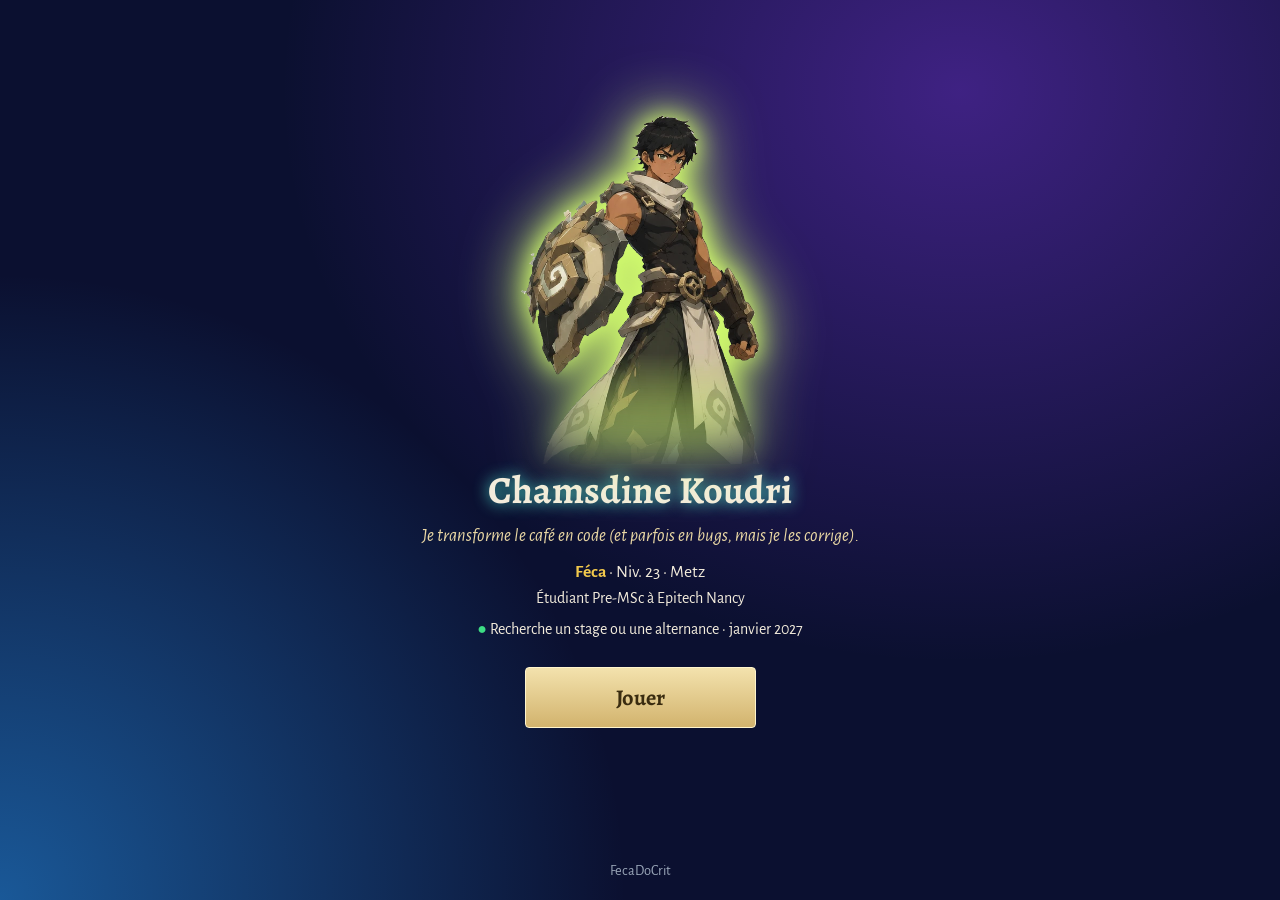
<file: index.html>
<!DOCTYPE html>
<html lang="fr">
<head>
  <meta charset="UTF-8">
  <meta name="viewport" content="width=device-width, initial-scale=1.0">
  <meta name="description" content="Portfolio de Chamsdine Koudri, étudiant Pre-MSc à Epitech Nancy.">
  <title>Chamsdine Koudri - Portfolio</title>
  <link rel="stylesheet" href="css/style.css">
</head>
<body>

  <!-- ===== ÉCRAN TITRE : le bouton "Jouer" mène à l'écran de sélection ===== -->
  <main class="accueil">
    <img src="assets/img/esprit.png" alt="Mon personnage Féca" class="accueil-image">
    <h1>Chamsdine Koudri</h1>
    <p class="accroche">Je transforme le café en code (et parfois en bugs, mais je les corrige).</p>
    <p class="classe"><span>Féca</span> · Niv. 23 · Metz</p>
    <p>Étudiant Pre-MSc à Epitech Nancy</p>
    <p class="statut">Recherche un stage ou une alternance · janvier 2027</p>
    <a href="menu.html" class="bouton bouton-jouer">Jouer</a>
  </main>

  <footer>
    <p>FecaDoCrit</p>
  </footer>

</body>
</html>
</file>
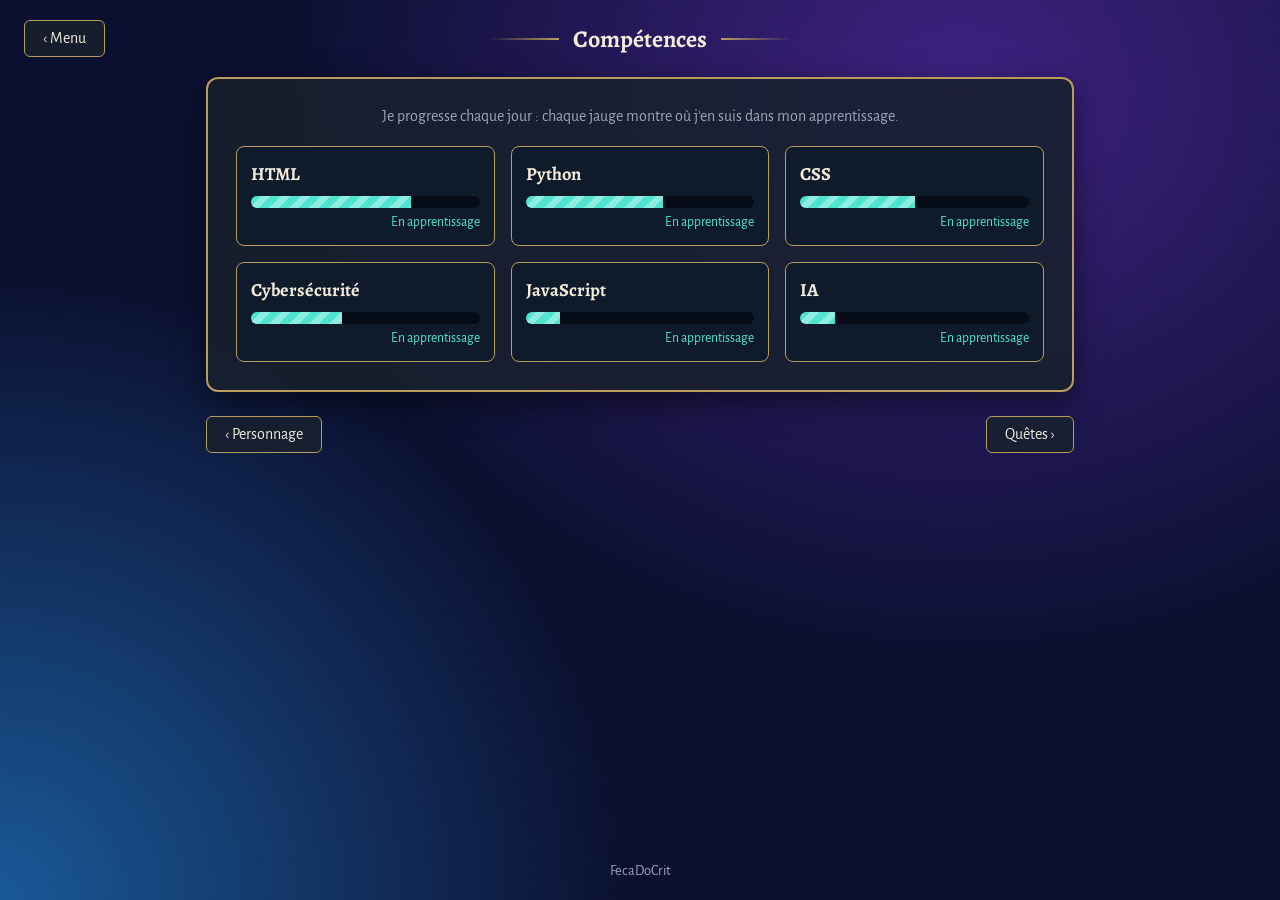
<file: competences.html>
<!DOCTYPE html>
<html lang="fr">
<head>
  <meta charset="UTF-8">
  <meta name="viewport" content="width=device-width, initial-scale=1.0">
  <meta name="description" content="Les compétences de Chamsdine Koudri : HTML, Python, CSS, cybersécurité, JavaScript, IA.">
  <title>Compétences - Chamsdine Koudri</title>
  <link rel="stylesheet" href="css/style.css">
</head>
<body>

  <!-- ===== BARRE DU HAUT : retour au menu + titre de la page ===== -->
  <header class="barre-haut">
    <a href="menu.html" class="retour" aria-label="Retour au menu">‹ <span>Menu</span></a>
    <h1 class="titre-ecran">Compétences</h1>
  </header>

  <main>

    <!-- ===== COMPÉTENCES (la classe niveau-XX règle la jauge) ===== -->
    <section class="panneau">
      <p class="aide">Je progresse chaque jour : chaque jauge montre où j'en suis dans mon apprentissage.</p>
      <div class="grille">
        <div class="competence">
          <h2>HTML</h2>
          <div class="barre"><div class="jauge niveau-70"></div></div>
          <p class="etat">En apprentissage</p>
        </div>
        <div class="competence">
          <h2>Python</h2>
          <div class="barre"><div class="jauge niveau-60"></div></div>
          <p class="etat">En apprentissage</p>
        </div>
        <div class="competence">
          <h2>CSS</h2>
          <div class="barre"><div class="jauge niveau-50"></div></div>
          <p class="etat">En apprentissage</p>
        </div>
        <div class="competence">
          <h2>Cybersécurité</h2>
          <div class="barre"><div class="jauge niveau-40"></div></div>
          <p class="etat">En apprentissage</p>
        </div>
        <div class="competence">
          <h2>JavaScript</h2>
          <div class="barre"><div class="jauge niveau-15"></div></div>
          <p class="etat">En apprentissage</p>
        </div>
        <div class="competence">
          <h2>IA</h2>
          <div class="barre"><div class="jauge niveau-15"></div></div>
          <p class="etat">En apprentissage</p>
        </div>
      </div>
    </section>

    <!-- ===== PAGES VOISINES ===== -->
    <nav class="navigation-bas" aria-label="Pages voisines">
      <a href="personnage.html">‹ Personnage</a>
      <a href="quetes.html">Quêtes ›</a>
    </nav>

  </main>

  <footer>
    <p>FecaDoCrit</p>
  </footer>

</body>
</html>
</file>
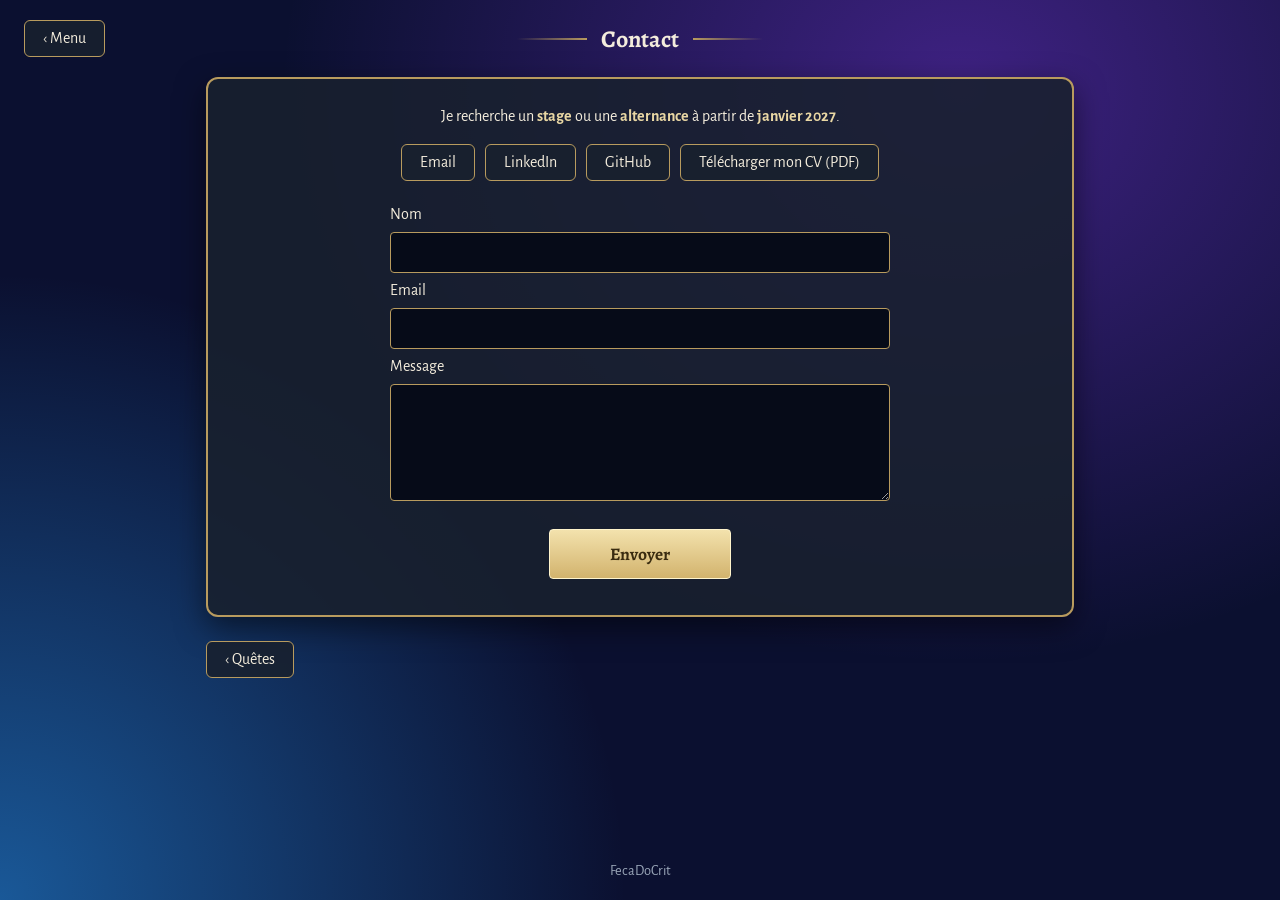
<file: contact.html>
<!DOCTYPE html>
<html lang="fr">
<head>
  <meta charset="UTF-8">
  <meta name="viewport" content="width=device-width, initial-scale=1.0">
  <meta name="description" content="Contacter Chamsdine Koudri pour un stage ou une alternance à partir de janvier 2027.">
  <title>Contact - Chamsdine Koudri</title>
  <link rel="stylesheet" href="css/style.css">
</head>
<body>

  <!-- ===== BARRE DU HAUT : retour au menu + titre de la page ===== -->
  <header class="barre-haut">
    <a href="menu.html" class="retour" aria-label="Retour au menu">‹ <span>Menu</span></a>
    <h1 class="titre-ecran">Contact</h1>
  </header>

  <main>

    <!-- ===== CONTACT ===== -->
    <section class="panneau contact">
      <p>Je recherche un <strong>stage</strong> ou une <strong>alternance</strong> à partir de <strong>janvier 2027</strong>.</p>

      <div class="liens">
        <a href="mailto:chamsdine.koudri@epitech.eu">Email</a>
        <a href="https://www.linkedin.com/in/chamsdine-koudri/" target="_blank" rel="noopener">LinkedIn</a>
        <a href="https://github.com/Chamskdrr" target="_blank" rel="noopener">GitHub</a>
        <a href="assets/CV_Chamsdine_Koudri.pdf" download>Télécharger mon CV (PDF)</a>
      </div>

      <form id="formulaire">
        <label for="nom">Nom</label>
        <input type="text" id="nom" name="nom" required>

        <label for="email">Email</label>
        <input type="email" id="email" name="email" required>

        <label for="message">Message</label>
        <textarea id="message" name="message" rows="5" required></textarea>

        <button type="submit" class="bouton">Envoyer</button>
        <p id="confirmation"></p>
      </form>
    </section>

    <!-- ===== PAGE PRÉCÉDENTE ===== -->
    <nav class="navigation-bas" aria-label="Pages voisines">
      <a href="quetes.html">‹ Quêtes</a>
      <span></span>
    </nav>

  </main>

  <footer>
    <p>FecaDoCrit</p>
  </footer>

  <!-- Le script ne sert que sur cette page : il gère le formulaire -->
  <script src="js/script.js"></script>
</body>
</html>
</file>
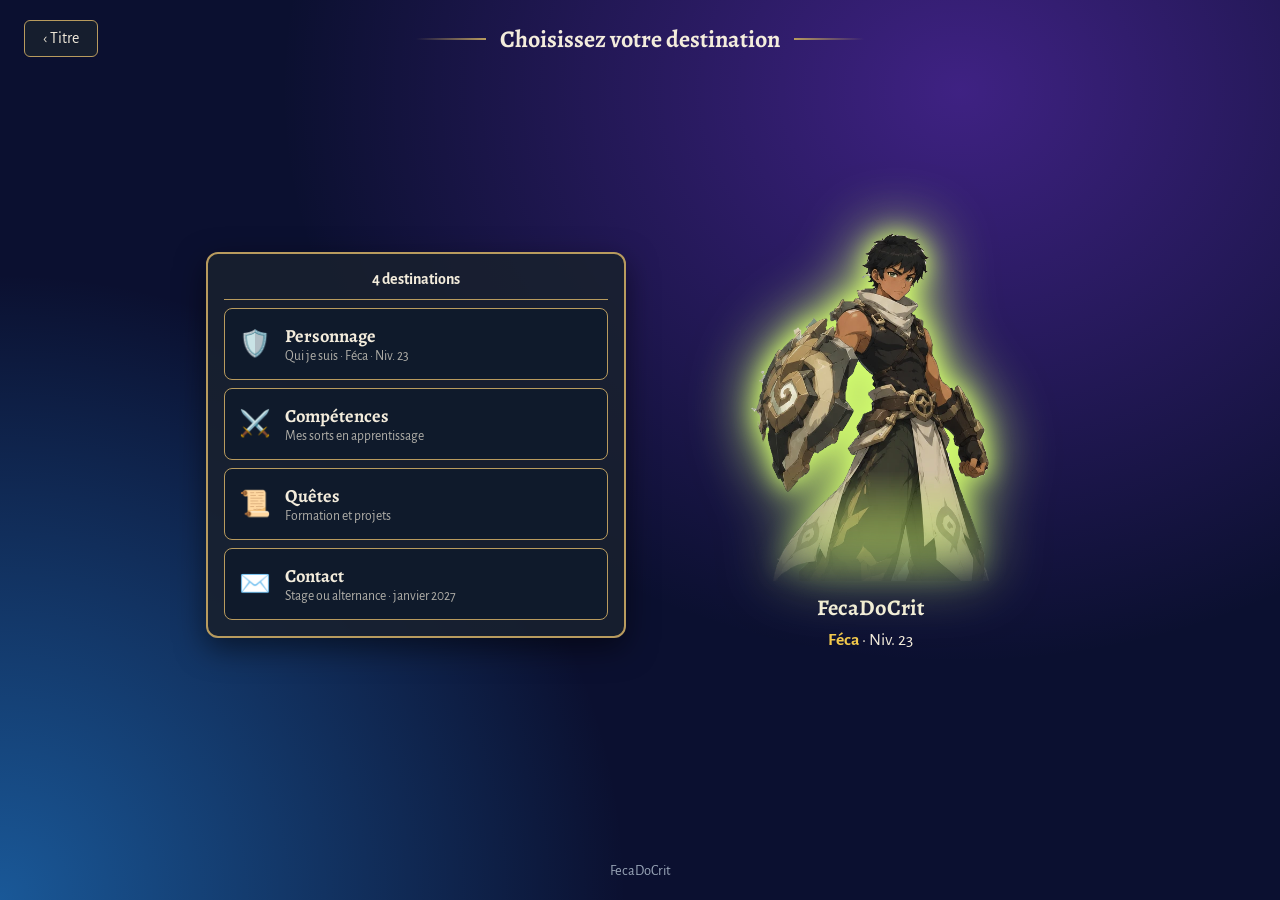
<file: menu.html>
<!DOCTYPE html>
<html lang="fr">
<head>
  <meta charset="UTF-8">
  <meta name="viewport" content="width=device-width, initial-scale=1.0">
  <meta name="description" content="Portfolio de Chamsdine Koudri : choisissez une rubrique.">
  <title>Menu - Chamsdine Koudri</title>
  <link rel="stylesheet" href="css/style.css">
</head>
<body>

  <!-- ===== BARRE DU HAUT : retour + titre de l'écran ===== -->
  <header class="barre-haut">
    <a href="index.html" class="retour" aria-label="Retour à l'écran titre">‹ <span>Titre</span></a>
    <h1 class="titre-ecran">Choisissez votre destination</h1>
  </header>

  <!-- ===== ÉCRAN DE SÉLECTION : la liste à gauche, le personnage à droite ===== -->
  <main class="selection">

    <!-- Chaque ligne est un lien vers une page -->
    <nav class="panneau liste-destinations" aria-label="Rubriques du portfolio">
      <p class="liste-entete">4 destinations</p>

      <a href="personnage.html" class="destination">
        <span class="destination-icone">🛡️</span>
        <span>
          <span class="destination-nom">Personnage</span>
          <span class="destination-infos">Qui je suis · Féca · Niv. 23</span>
        </span>
      </a>

      <a href="competences.html" class="destination">
        <span class="destination-icone">⚔️</span>
        <span>
          <span class="destination-nom">Compétences</span>
          <span class="destination-infos">Mes sorts en apprentissage</span>
        </span>
      </a>

      <a href="quetes.html" class="destination">
        <span class="destination-icone">📜</span>
        <span>
          <span class="destination-nom">Quêtes</span>
          <span class="destination-infos">Formation et projets</span>
        </span>
      </a>

      <a href="contact.html" class="destination">
        <span class="destination-icone">✉️</span>
        <span>
          <span class="destination-nom">Contact</span>
          <span class="destination-infos">Stage ou alternance · janvier 2027</span>
        </span>
      </a>
    </nav>

    <div class="vitrine">
      <img src="assets/img/esprit.png" alt="Mon personnage Féca" class="accueil-image">
      <p class="vitrine-nom">FecaDoCrit</p>
      <p class="classe"><span>Féca</span> · Niv. 23</p>
    </div>

  </main>

  <footer>
    <p>FecaDoCrit</p>
  </footer>

</body>
</html>
</file>
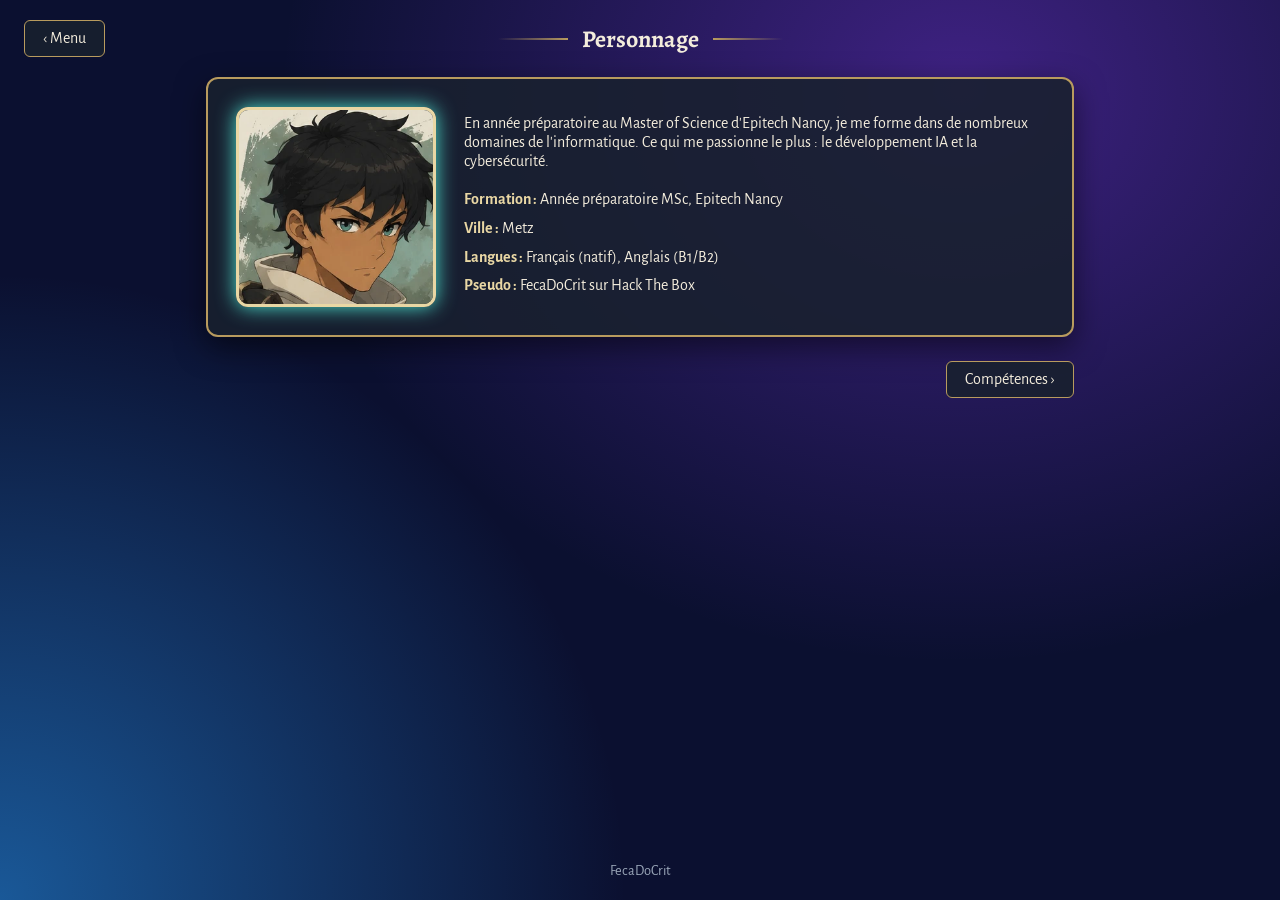
<file: personnage.html>
<!DOCTYPE html>
<html lang="fr">
<head>
  <meta charset="UTF-8">
  <meta name="viewport" content="width=device-width, initial-scale=1.0">
  <meta name="description" content="Qui est Chamsdine Koudri : formation, ville, langues.">
  <title>Personnage - Chamsdine Koudri</title>
  <link rel="stylesheet" href="css/style.css">
</head>
<body>

  <!-- ===== BARRE DU HAUT : retour au menu + titre de la page ===== -->
  <header class="barre-haut">
    <a href="menu.html" class="retour" aria-label="Retour au menu">‹ <span>Menu</span></a>
    <h1 class="titre-ecran">Personnage</h1>
  </header>

  <main>

    <!-- ===== PERSONNAGE ===== -->
    <section class="panneau">
      <div class="personnage">
        <img src="assets/img/portrait.png" alt="Portrait de mon personnage Féca" class="portrait">
        <div>
          <p>
            En année préparatoire au Master of Science d'Epitech Nancy, je me forme dans de nombreux
            domaines de l'informatique. Ce qui me passionne le plus : le développement IA et la cybersécurité.
          </p>
          <ul class="infos">
            <li><strong>Formation :</strong> Année préparatoire MSc, Epitech Nancy</li>
            <li><strong>Ville :</strong> Metz</li>
            <li><strong>Langues :</strong> Français (natif), Anglais (B1/B2)</li>
            <li><strong>Pseudo :</strong> FecaDoCrit sur Hack The Box</li>
          </ul>
        </div>
      </div>
    </section>

    <!-- ===== PAGE SUIVANTE ===== -->
    <nav class="navigation-bas" aria-label="Pages voisines">
      <span></span>
      <a href="competences.html">Compétences ›</a>
    </nav>

  </main>

  <footer>
    <p>FecaDoCrit</p>
  </footer>

</body>
</html>
</file>
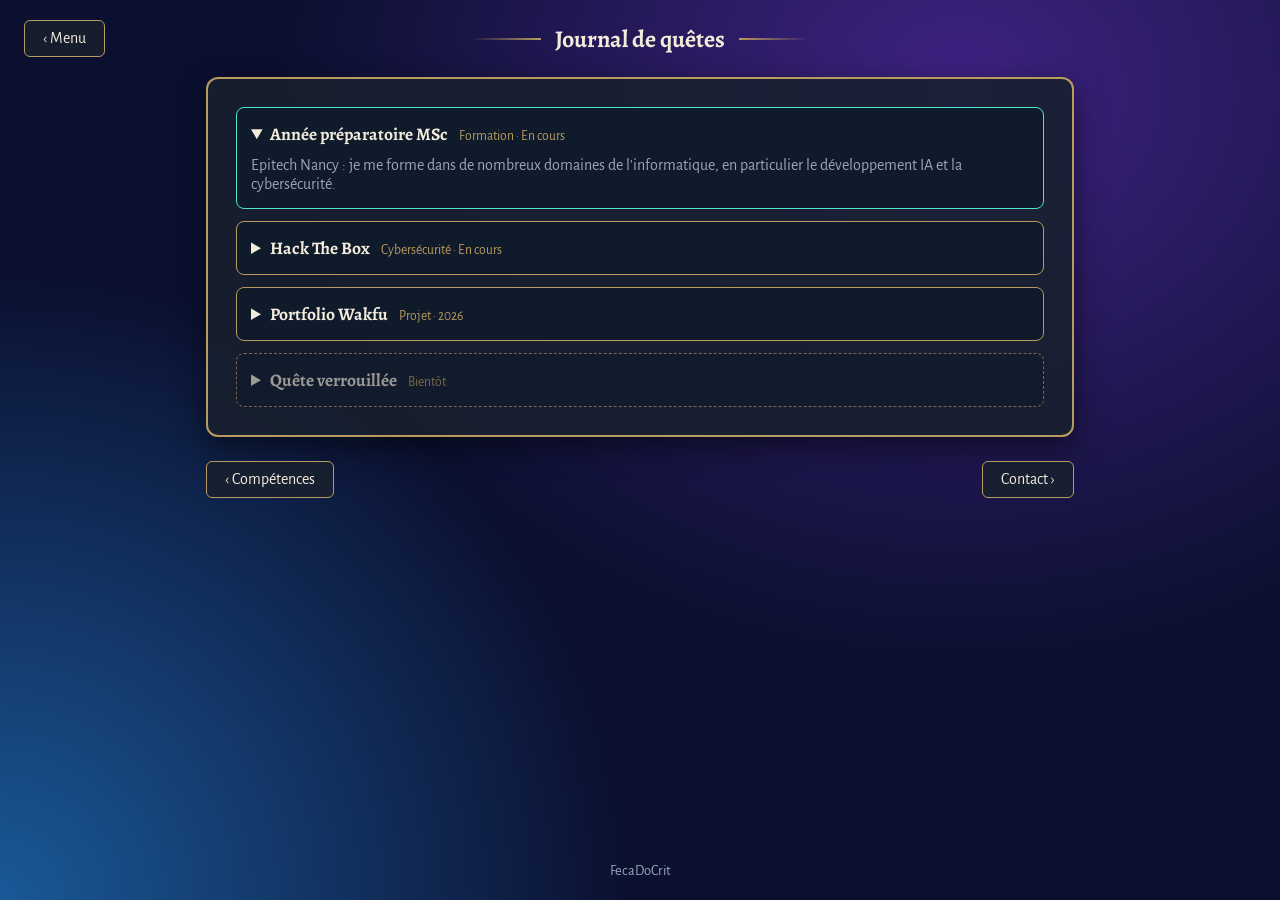
<file: quetes.html>
<!DOCTYPE html>
<html lang="fr">
<head>
  <meta charset="UTF-8">
  <meta name="viewport" content="width=device-width, initial-scale=1.0">
  <meta name="description" content="Le parcours de Chamsdine Koudri : formation, entraînements et projets.">
  <title>Quêtes - Chamsdine Koudri</title>
  <link rel="stylesheet" href="css/style.css">
</head>
<body>

  <!-- ===== BARRE DU HAUT : retour au menu + titre de la page ===== -->
  <header class="barre-haut">
    <a href="menu.html" class="retour" aria-label="Retour au menu">‹ <span>Menu</span></a>
    <h1 class="titre-ecran">Journal de quêtes</h1>
  </header>

  <main>

    <!-- ===== QUÊTES (clic pour ouvrir, sans JavaScript) ===== -->
    <section class="panneau">

      <details class="quete" open>
        <summary>Année préparatoire MSc <span class="type">Formation · En cours</span></summary>
        <p>
          Epitech Nancy : je me forme dans de nombreux domaines de l'informatique,
          en particulier le développement IA et la cybersécurité.
        </p>
      </details>

      <details class="quete">
        <summary>Hack The Box <span class="type">Cybersécurité · En cours</span></summary>
        <p>Entraînement à la cybersécurité sur la plateforme Hack The Box, sous le pseudo FecaDoCrit.</p>
      </details>

      <details class="quete">
        <summary>Portfolio Wakfu <span class="type">Projet · 2026</span></summary>
        <p>
          Ce site, en HTML, CSS et JavaScript, inspiré du jeu Wakfu.
          <a href="https://github.com/Chamskdrr" target="_blank" rel="noopener">Voir mon GitHub</a>
        </p>
      </details>

      <details class="quete verrouillee">
        <summary>Quête verrouillée <span class="type">Bientôt</span></summary>
        <p>Mes premiers projets en IA et en cybersécurité arrivent bientôt !</p>
      </details>

    </section>

    <!-- ===== PAGES VOISINES ===== -->
    <nav class="navigation-bas" aria-label="Pages voisines">
      <a href="competences.html">‹ Compétences</a>
      <a href="contact.html">Contact ›</a>
    </nav>

  </main>

  <footer>
    <p>FecaDoCrit</p>
  </footer>

</body>
</html>
</file>
<file: css/style.css>
/* ===== POLICE ===== */
@import url("https://fonts.googleapis.com/css2?family=Alegreya:wght@500;700&family=Alegreya+Sans:wght@400;700&display=swap");

/* ===== COULEURS ===== */
:root {
  --accent: #4fe3d0;      /* turquoise */
  --halo: #d4ff6e;        /* halo vert-jaune */
  --or: #e9d7a4;
  --or-fonce: #b89b5e;
  --panneau: rgba(24, 32, 46, 0.88);
  --carte: #0f1a2b;       /* fond des cartes */
  --texte: #f3ecdc;
  --texte-doux: #9aa6b8;
}

/* ===== BASE (commune à toutes les pages) ===== */
* {
  box-sizing: border-box;
  margin: 0;
  padding: 0;
}

body {
  font-family: "Alegreya Sans", Arial, sans-serif;
  color: var(--texte);
  background:
    radial-gradient(ellipse at 75% 10%, rgba(140, 60, 255, 0.4), transparent 50%),
    radial-gradient(circle at 0% 100%, rgba(40, 160, 255, 0.5), transparent 40%),
    #0b1030;
  background-attachment: fixed;
  min-height: 100vh;
  display: flex;
  flex-direction: column;   /* barre du haut, contenu, pied de page empilés */
}

h1, h2, summary, .bouton, .destination-nom, .vitrine-nom {
  font-family: "Alegreya", Georgia, serif;
}

main {
  flex: 1;                  /* prend la place restante : le pied de page reste en bas */
  width: 100%;
  max-width: 900px;
  margin: 0 auto;
  padding: 0 16px;
  animation: apparaitre 0.5s ease-out;
}

/* Chaque page apparaît en douceur quand on arrive dessus */
@keyframes apparaitre {
  from { opacity: 0; transform: translateY(15px); }
}

/* ===== STYLES RÉUTILISÉS (écrits une seule fois) ===== */

/* Le cadre du contenu de chaque page */
.panneau {
  background: var(--panneau);
  border: 2px solid var(--or-fonce);
  border-radius: 12px;
  padding: 28px;
  margin-bottom: 24px;
  box-shadow: 0 10px 30px rgba(0, 0, 0, 0.5);
}

/* Les cartes sombres : lignes du menu, compétences, quêtes */
.destination,
.competence,
.quete {
  padding: 14px;
  background: var(--carte);
  border: 1px solid var(--or-fonce);
  border-radius: 8px;
  transition: transform 0.3s, background 0.3s, border-color 0.3s, box-shadow 0.3s;
}

/* Les liens encadrés : retour, contact, page suivante */
.retour,
.liens a,
.navigation-bas a {
  padding: 8px 18px;
  color: var(--texte);
  text-decoration: none;
  background: var(--panneau);
  border: 1px solid var(--or-fonce);
  border-radius: 6px;
  transition: border-color 0.3s, box-shadow 0.3s;
}

/* La lueur turquoise : au survol, ou quand on écrit dans un champ */
.retour:hover,
.liens a:hover,
.navigation-bas a:hover,
.competence:hover,
input:focus,
textarea:focus {
  border-color: var(--accent);
  box-shadow: 0 0 12px var(--accent);
}

.vitrine,
.aide,
.contact > p {
  text-align: center;
}

/* ===== BARRE DU HAUT (retour + titre de la page) ===== */
.barre-haut {
  display: grid;
  grid-template-columns: 1fr auto 1fr;   /* le titre reste centré */
  align-items: center;
  padding: 20px 24px;
}

.retour {
  justify-self: start;
}

.titre-ecran {
  display: flex;
  align-items: center;
  gap: 14px;
  font-size: 1.5rem;
  text-align: center;
}

/* Les lignes dorées de chaque côté du titre */
.titre-ecran::before,
.titre-ecran::after {
  content: "";
  width: 70px;
  height: 2px;
  background: linear-gradient(90deg, transparent, var(--or-fonce));
}

.titre-ecran::after {
  transform: scaleX(-1);
}

/* ===== ÉCRAN TITRE (index.html) ===== */
.accueil {
  display: flex;
  flex-direction: column;
  align-items: center;
  justify-content: center;   /* centré verticalement dans l'écran */
  text-align: center;
  padding-block: 30px;       /* 30 px en haut et en bas */
}

.accueil-image {
  width: min(100%, 240px);
  filter: drop-shadow(0 0 12px var(--halo)) drop-shadow(0 0 30px var(--halo));
  animation: flotter 4s ease-in-out infinite;
}

/* Le personnage monte et descend doucement */
@keyframes flotter {
  50% { transform: translateY(-10px); }
}

.accueil h1 {
  font-size: 2.4rem;
  text-shadow: 0 0 15px var(--accent);
}

.classe {
  font-size: 1.1rem;
  margin: 6px 0;
}

.classe span {
  color: #f2c94c;
  font-weight: 700;
}

.accroche {
  margin: 8px 0;
  font-size: 1.15rem;
  font-style: italic;
  color: var(--or);
}

.statut {
  margin-top: 12px;
}

.statut::before {
  content: "● ";
  color: #3ddc84;
}

/* Bouton doré */
.bouton {
  display: inline-block;
  margin-top: 20px;
  padding: 12px 60px;
  font-size: 1.1rem;
  font-weight: 700;
  color: #3a2c10;
  text-decoration: none;
  background: linear-gradient(#f3e2ad, #d2b36d);
  border: 1px solid #fff4cc;
  border-radius: 4px;
  cursor: pointer;
  transition: transform 0.2s, box-shadow 0.2s;
}

.bouton:hover {
  transform: translateY(-3px);
  box-shadow: 0 0 20px rgba(243, 226, 173, 0.6);
}

/* Le bouton "Jouer" est plus gros et sa lueur bat doucement pour attirer le clic */
.bouton-jouer {
  margin-top: 28px;
  padding: 14px 90px;
  font-size: 1.4rem;
  animation: pulser 2s ease-in-out infinite;
}

@keyframes pulser {
  50% { box-shadow: 0 0 28px rgba(243, 226, 173, 0.8); }
}

/* ===== ÉCRAN DE SÉLECTION (menu.html) ===== */
.selection {
  display: grid;
  grid-template-columns: minmax(0, 420px) 1fr;   /* la liste à gauche, le personnage à droite */
  align-items: center;
  gap: 40px;
  padding-bottom: 30px;
}

/* La liste est un panneau plus compact */
.liste-destinations {
  display: flex;
  flex-direction: column;
  gap: 8px;
  padding: 16px;
  margin-bottom: 0;
}

.liste-entete {
  text-align: center;
  font-weight: 700;
  padding-bottom: 10px;
  border-bottom: 1px solid var(--or-fonce);
}

/* Une ligne de la liste = un lien vers une page */
.destination {
  display: flex;
  align-items: center;
  gap: 14px;
  color: var(--texte);
  text-decoration: none;
}

/* Au survol (ou au clavier), la ligne devient dorée et avance */
.destination:hover,
.destination:focus-visible {
  color: #2b2210;
  background: linear-gradient(#e6d197, #c5a866);
  transform: translateX(6px);
}

.destination-icone {
  font-size: 1.6rem;
}

.destination-nom {
  display: block;
  font-size: 1.15rem;
  font-weight: 700;
}

.destination-infos {
  display: block;
  font-size: 0.85rem;
  opacity: 0.7;              /* plus discret, quelle que soit la couleur du texte */
}

.vitrine-nom {
  margin-top: 6px;
  font-size: 1.4rem;
  font-weight: 700;
}

/* ===== PERSONNAGE ===== */
.personnage {
  display: flex;
  align-items: center;
  gap: 28px;
}

.portrait {
  width: 200px;
  border: 3px solid var(--or);
  border-radius: 12px;
  box-shadow: 0 0 20px var(--accent);
  transition: transform 0.3s;
}

.portrait:hover {
  transform: scale(1.05) rotate(-2deg);
}

.infos {
  list-style: none;
  margin-top: 14px;
  line-height: 1.8;
}

.infos strong,
.contact strong {
  color: var(--or);
}

/* ===== COMPÉTENCES ===== */
.aide {
  color: var(--texte-doux);
  margin-bottom: 20px;
}

.grille {
  display: grid;
  grid-template-columns: repeat(auto-fit, minmax(220px, 1fr));
  gap: 16px;
}

.competence:hover {
  transform: translateY(-5px);
}

.competence h2 {
  font-size: 1.15rem;
}

.barre {
  height: 12px;
  margin: 10px 0 6px;
  background: #060b18;
  border-radius: 6px;
  overflow: hidden;
}

/* La jauge : se remplit à l'arrivée sur la page, et ses rayures défilent */
.jauge {
  height: 100%;
  background-color: var(--accent);
  background-image: linear-gradient(-45deg,
    rgba(255, 255, 255, 0.35) 25%, transparent 25%,
    transparent 50%, rgba(255, 255, 255, 0.35) 50%,
    rgba(255, 255, 255, 0.35) 75%, transparent 75%);
  background-size: 20px 20px;
  animation: remplir 1.5s ease-out, progresser 1s linear infinite;
}

/* Largeur de chaque jauge */
.niveau-15 { width: 15%; }
.niveau-40 { width: 40%; }
.niveau-50 { width: 50%; }
.niveau-60 { width: 60%; }
.niveau-70 { width: 70%; }

@keyframes remplir {
  from { width: 0; }
}

@keyframes progresser {
  to { background-position: 20px 0; }
}

.etat {
  font-size: 0.85rem;
  text-align: right;
  color: var(--accent);
}

/* ===== QUÊTES ===== */
.quete + .quete {
  margin-top: 12px;          /* espace seulement ENTRE deux quêtes */
}

.quete:hover,
.quete[open] {
  border-color: var(--accent);
}

.quete summary {
  cursor: pointer;
  font-size: 1.1rem;
  font-weight: 700;
}

.quete .type {
  margin-left: 8px;
  font-family: "Alegreya Sans", Arial, sans-serif;
  font-size: 0.85rem;
  font-weight: 400;
  color: var(--or-fonce);
}

.quete p {
  margin-top: 10px;
  color: var(--texte-doux);
}

.quete a {
  color: var(--accent);
}

.verrouillee {
  border-style: dashed;
  opacity: 0.6;
}

/* ===== CONTACT ===== */
.liens {
  display: flex;
  justify-content: center;
  flex-wrap: wrap;
  gap: 10px;
  margin: 18px 0 24px;
}

form {
  display: flex;
  flex-direction: column;
  gap: 8px;
  max-width: 500px;
  margin: 0 auto;
}

input,
textarea {
  font-family: inherit;
  font-size: 1rem;
  padding: 10px;
  color: var(--texte);
  background: #060b18;
  border: 1px solid var(--or-fonce);
  border-radius: 4px;
  outline: none;             /* remplacé par la lueur turquoise au focus */
}

form .bouton {
  align-self: center;
}

#confirmation {
  text-align: center;
  color: var(--accent);
}

/* ===== NAVIGATION DU BAS ET PIED DE PAGE ===== */
.navigation-bas {
  display: flex;
  justify-content: space-between;
  gap: 10px;
  margin-bottom: 30px;
}

footer {
  text-align: center;
  padding: 20px;
  color: var(--texte-doux);
  font-size: 0.9rem;
}

/* ===== RESPONSIVE (téléphone) ===== */
@media (max-width: 700px) {
  .barre-haut {
    padding: 14px 16px;
  }

  .titre-ecran {
    font-size: 1.15rem;
  }

  /* Plus de place : on enlève les lignes dorées et le mot à côté de la flèche */
  .titre-ecran::before,
  .titre-ecran::after,
  .retour span {
    display: none;
  }

  .accueil h1 {
    font-size: 1.8rem;
  }

  .bouton-jouer {
    padding: 14px 60px;
  }

  /* La liste passe au-dessus du personnage */
  .selection {
    grid-template-columns: 1fr;
    gap: 24px;
  }

  .vitrine .accueil-image {
    width: 170px;
  }

  .personnage {
    flex-direction: column;
    text-align: center;
  }

  .panneau {
    padding: 20px;
  }
}

/* ===== ACCESSIBILITÉ : pas d'animations si le visiteur les a désactivées ===== */
@media (prefers-reduced-motion: reduce) {
  * {
    animation: none !important;
    transition: none !important;
  }
}
</file>
